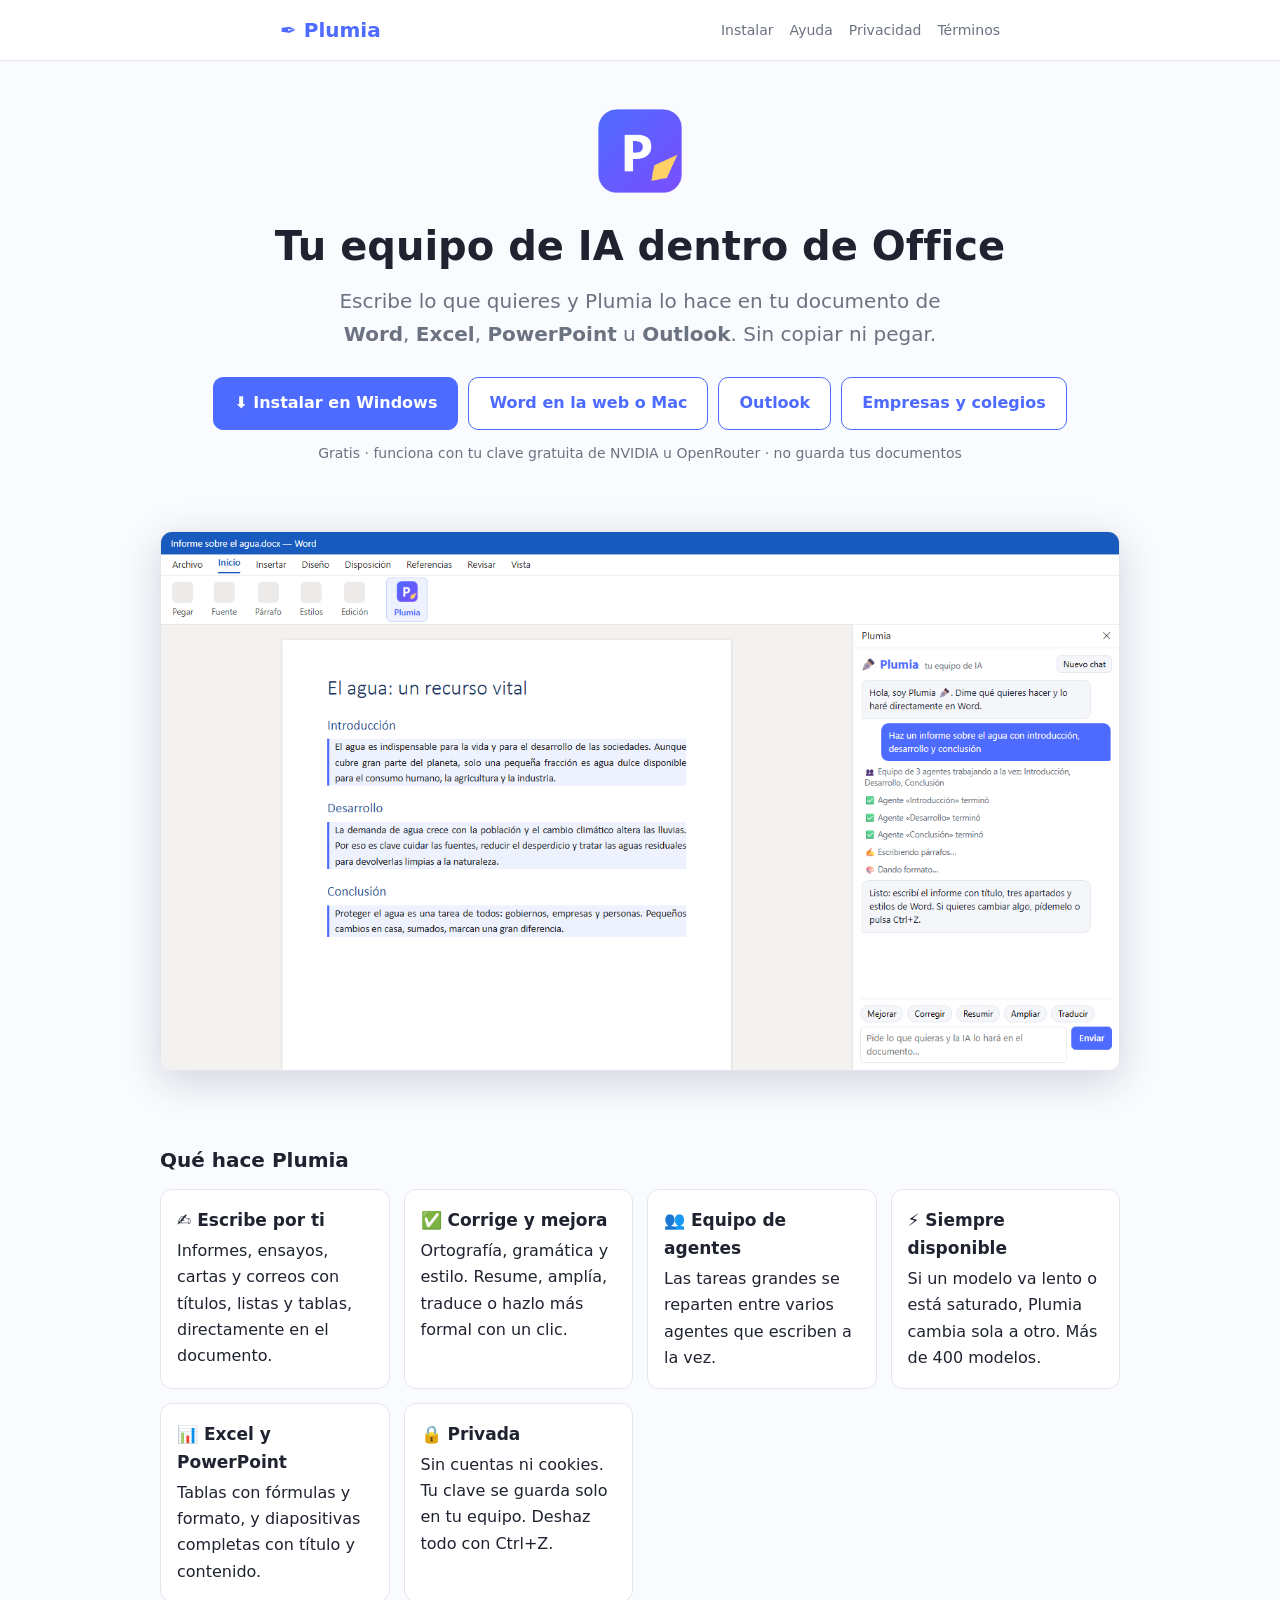
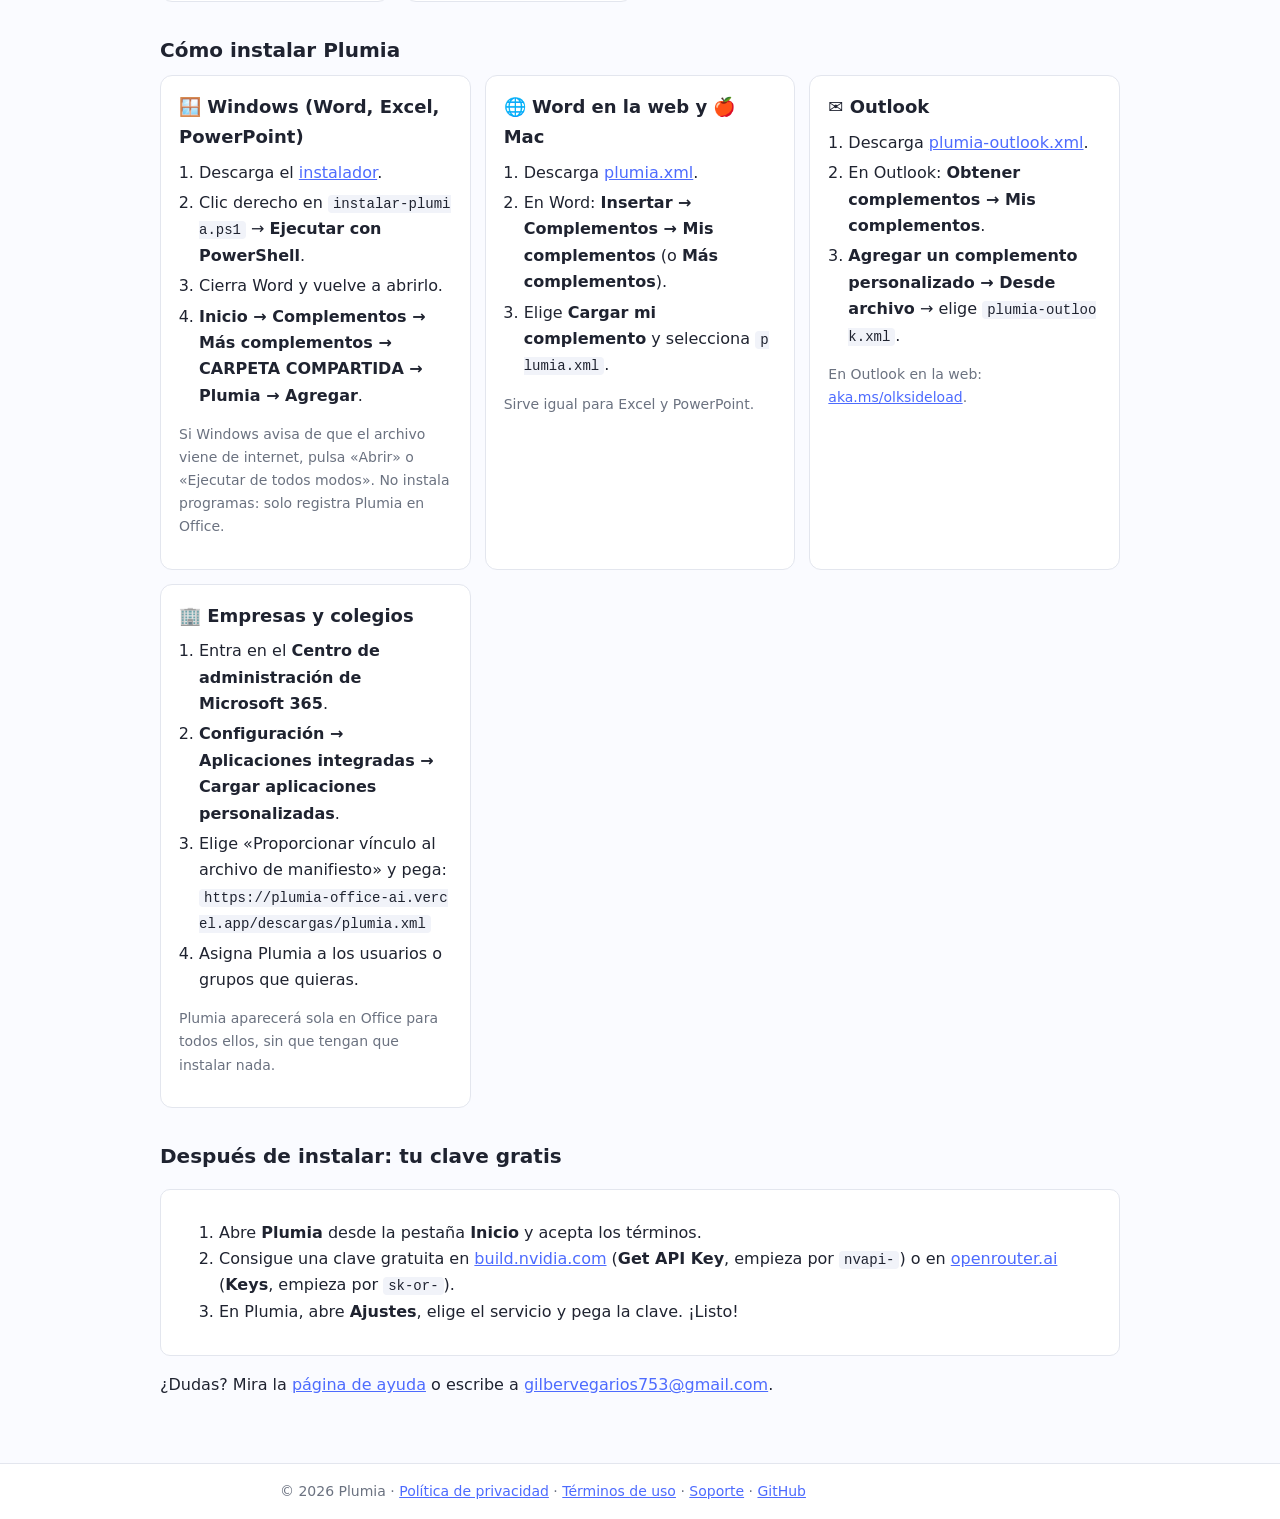
<file: public/index.html>
<!DOCTYPE html>
<html lang="es">
<head>
  <meta charset="UTF-8" />
  <meta name="viewport" content="width=device-width, initial-scale=1" />
  <title>Plumia — tu equipo de IA en Word, Excel, PowerPoint y Outlook</title>
  <meta name="description" content="Plumia es un asistente de IA gratuito que trabaja directamente en tus documentos de Word, Excel, PowerPoint y Outlook: escribe, corrige, resume, traduce y da formato por ti." />
  <link rel="icon" href="assets/icon-64.png" />
  <link rel="stylesheet" href="legal.css" />
  <style>
    .hero { text-align: center; padding: 48px 20px 24px; }
    .hero img.logo { width: 84px; height: 84px; }
    .hero h1 { font-size: 40px; margin: 12px 0 6px; }
    .hero p.lead { font-size: 20px; color: var(--muted); max-width: 640px; margin: 0 auto 26px; }
    .cta { display: flex; flex-wrap: wrap; gap: 10px; justify-content: center; }
    .btn { display: inline-block; padding: 12px 20px; border-radius: 10px; font-weight: 600; text-decoration: none; border: 1px solid var(--blue); }
    .btn.primary { background: var(--blue); color: #fff; }
    .btn.ghost { background: #fff; color: var(--blue); }
    .free { margin-top: 12px; font-size: 14px; color: var(--muted); }
    .shot { max-width: 1000px; margin: 28px auto 0; padding: 0 20px; }
    .shot img { width: 100%; height: auto; border-radius: 12px; box-shadow: 0 10px 40px rgba(31, 35, 48, .18); border: 1px solid var(--line); }
    main.wide { max-width: 1000px; }
    .features { display: grid; grid-template-columns: repeat(auto-fit, minmax(220px, 1fr)); gap: 14px; margin: 12px 0; }
    .feature { background: #fff; border: 1px solid var(--line); border-radius: 12px; padding: 16px; }
    .feature b { display: block; margin-bottom: 4px; font-size: 17px; }
    .steps { display: grid; grid-template-columns: repeat(auto-fit, minmax(280px, 1fr)); gap: 14px; }
    .step { background: #fff; border: 1px solid var(--line); border-radius: 12px; padding: 16px 18px; }
    .step h3 { margin: 0 0 8px; font-size: 18px; }
    .step ol { margin: 0; padding-left: 20px; }
    .step li { margin: 4px 0; }
    code { background: #f1f3f9; padding: 1px 5px; border-radius: 4px; font-size: 14px; word-break: break-all; }
    .note { font-size: 14px; color: var(--muted); }
  </style>
</head>
<body>
  <header><div class="wrap">
    <a class="brand" href="./">✒️ Plumia</a>
    <nav><a href="#instalar">Instalar</a><a href="soporte.html">Ayuda</a><a href="privacidad.html">Privacidad</a><a href="terminos.html">Términos</a></nav>
  </div></header>

  <section class="hero">
    <img class="logo" src="assets/icon-128.png" alt="Logo de Plumia" />
    <h1>Tu equipo de IA dentro de Office</h1>
    <p class="lead">Escribe lo que quieres y Plumia lo hace en tu documento de <b>Word</b>, <b>Excel</b>, <b>PowerPoint</b> u <b>Outlook</b>. Sin copiar ni pegar.</p>
    <div class="cta">
      <a class="btn primary" href="descargas/instalar-plumia.ps1" download>⬇️ Instalar en Windows</a>
      <a class="btn ghost" href="#web-mac">Word en la web o Mac</a>
      <a class="btn ghost" href="#outlook">Outlook</a>
      <a class="btn ghost" href="#empresas">Empresas y colegios</a>
    </div>
    <p class="free">Gratis · funciona con tu clave gratuita de NVIDIA u OpenRouter · no guarda tus documentos</p>
  </section>

  <div class="shot"><img src="assets/captura-1.png" alt="Plumia escribiendo un informe en Word con un equipo de agentes" width="1366" height="768" /></div>

  <main class="wide">
    <h2>Qué hace Plumia</h2>
    <div class="features">
      <div class="feature"><b>✍️ Escribe por ti</b>Informes, ensayos, cartas y correos con títulos, listas y tablas, directamente en el documento.</div>
      <div class="feature"><b>✅ Corrige y mejora</b>Ortografía, gramática y estilo. Resume, amplía, traduce o hazlo más formal con un clic.</div>
      <div class="feature"><b>👥 Equipo de agentes</b>Las tareas grandes se reparten entre varios agentes que escriben a la vez.</div>
      <div class="feature"><b>⚡ Siempre disponible</b>Si un modelo va lento o está saturado, Plumia cambia sola a otro. Más de 400 modelos.</div>
      <div class="feature"><b>📊 Excel y PowerPoint</b>Tablas con fórmulas y formato, y diapositivas completas con título y contenido.</div>
      <div class="feature"><b>🔒 Privada</b>Sin cuentas ni cookies. Tu clave se guarda solo en tu equipo. Deshaz todo con Ctrl+Z.</div>
    </div>

    <h2 id="instalar">Cómo instalar Plumia</h2>
    <div class="steps">
      <div class="step" id="windows">
        <h3>🪟 Windows (Word, Excel, PowerPoint)</h3>
        <ol>
          <li>Descarga el <a href="descargas/instalar-plumia.ps1" download>instalador</a>.</li>
          <li>Clic derecho en <code>instalar-plumia.ps1</code> → <b>Ejecutar con PowerShell</b>.</li>
          <li>Cierra Word y vuelve a abrirlo.</li>
          <li><b>Inicio → Complementos → Más complementos → CARPETA COMPARTIDA → Plumia → Agregar</b>.</li>
        </ol>
        <p class="note">Si Windows avisa de que el archivo viene de internet, pulsa «Abrir» o «Ejecutar de todos modos». No instala programas: solo registra Plumia en Office.</p>
      </div>
      <div class="step" id="web-mac">
        <h3>🌐 Word en la web y 🍎 Mac</h3>
        <ol>
          <li>Descarga <a href="descargas/plumia.xml" download>plumia.xml</a>.</li>
          <li>En Word: <b>Insertar → Complementos → Mis complementos</b> (o <b>Más complementos</b>).</li>
          <li>Elige <b>Cargar mi complemento</b> y selecciona <code>plumia.xml</code>.</li>
        </ol>
        <p class="note">Sirve igual para Excel y PowerPoint.</p>
      </div>
      <div class="step" id="outlook">
        <h3>✉️ Outlook</h3>
        <ol>
          <li>Descarga <a href="descargas/plumia-outlook.xml" download>plumia-outlook.xml</a>.</li>
          <li>En Outlook: <b>Obtener complementos → Mis complementos</b>.</li>
          <li><b>Agregar un complemento personalizado → Desde archivo</b> → elige <code>plumia-outlook.xml</code>.</li>
        </ol>
        <p class="note">En Outlook en la web: <a href="https://aka.ms/olksideload" rel="noopener">aka.ms/olksideload</a>.</p>
      </div>
      <div class="step" id="empresas">
        <h3>🏢 Empresas y colegios</h3>
        <ol>
          <li>Entra en el <b>Centro de administración de Microsoft 365</b>.</li>
          <li><b>Configuración → Aplicaciones integradas → Cargar aplicaciones personalizadas</b>.</li>
          <li>Elige «Proporcionar vínculo al archivo de manifiesto» y pega:<br /><code>https://plumia-office-ai.vercel.app/descargas/plumia.xml</code></li>
          <li>Asigna Plumia a los usuarios o grupos que quieras.</li>
        </ol>
        <p class="note">Plumia aparecerá sola en Office para todos ellos, sin que tengan que instalar nada.</p>
      </div>
    </div>

    <h2>Después de instalar: tu clave gratis</h2>
    <div class="box">
      <ol>
        <li>Abre <b>Plumia</b> desde la pestaña <b>Inicio</b> y acepta los términos.</li>
        <li>Consigue una clave gratuita en <a href="https://build.nvidia.com" rel="noopener">build.nvidia.com</a> (<b>Get API Key</b>, empieza por <code>nvapi-</code>) o en <a href="https://openrouter.ai" rel="noopener">openrouter.ai</a> (<b>Keys</b>, empieza por <code>sk-or-</code>).</li>
        <li>En Plumia, abre <b>Ajustes</b>, elige el servicio y pega la clave. ¡Listo!</li>
      </ol>
    </div>
    <p>¿Dudas? Mira la <a href="soporte.html">página de ayuda</a> o escribe a <a href="mailto:gilbervegarios753@gmail.com">gilbervegarios753@gmail.com</a>.</p>
  </main>

  <footer><div class="wrap">© 2026 Plumia · <a href="privacidad.html">Política de privacidad</a> · <a href="terminos.html">Términos de uso</a> · <a href="soporte.html">Soporte</a> · <a href="https://github.com/gilbervegarios753-create/plumia-office-ai" rel="noopener">GitHub</a></div></footer>
</body>
</html>
</file>
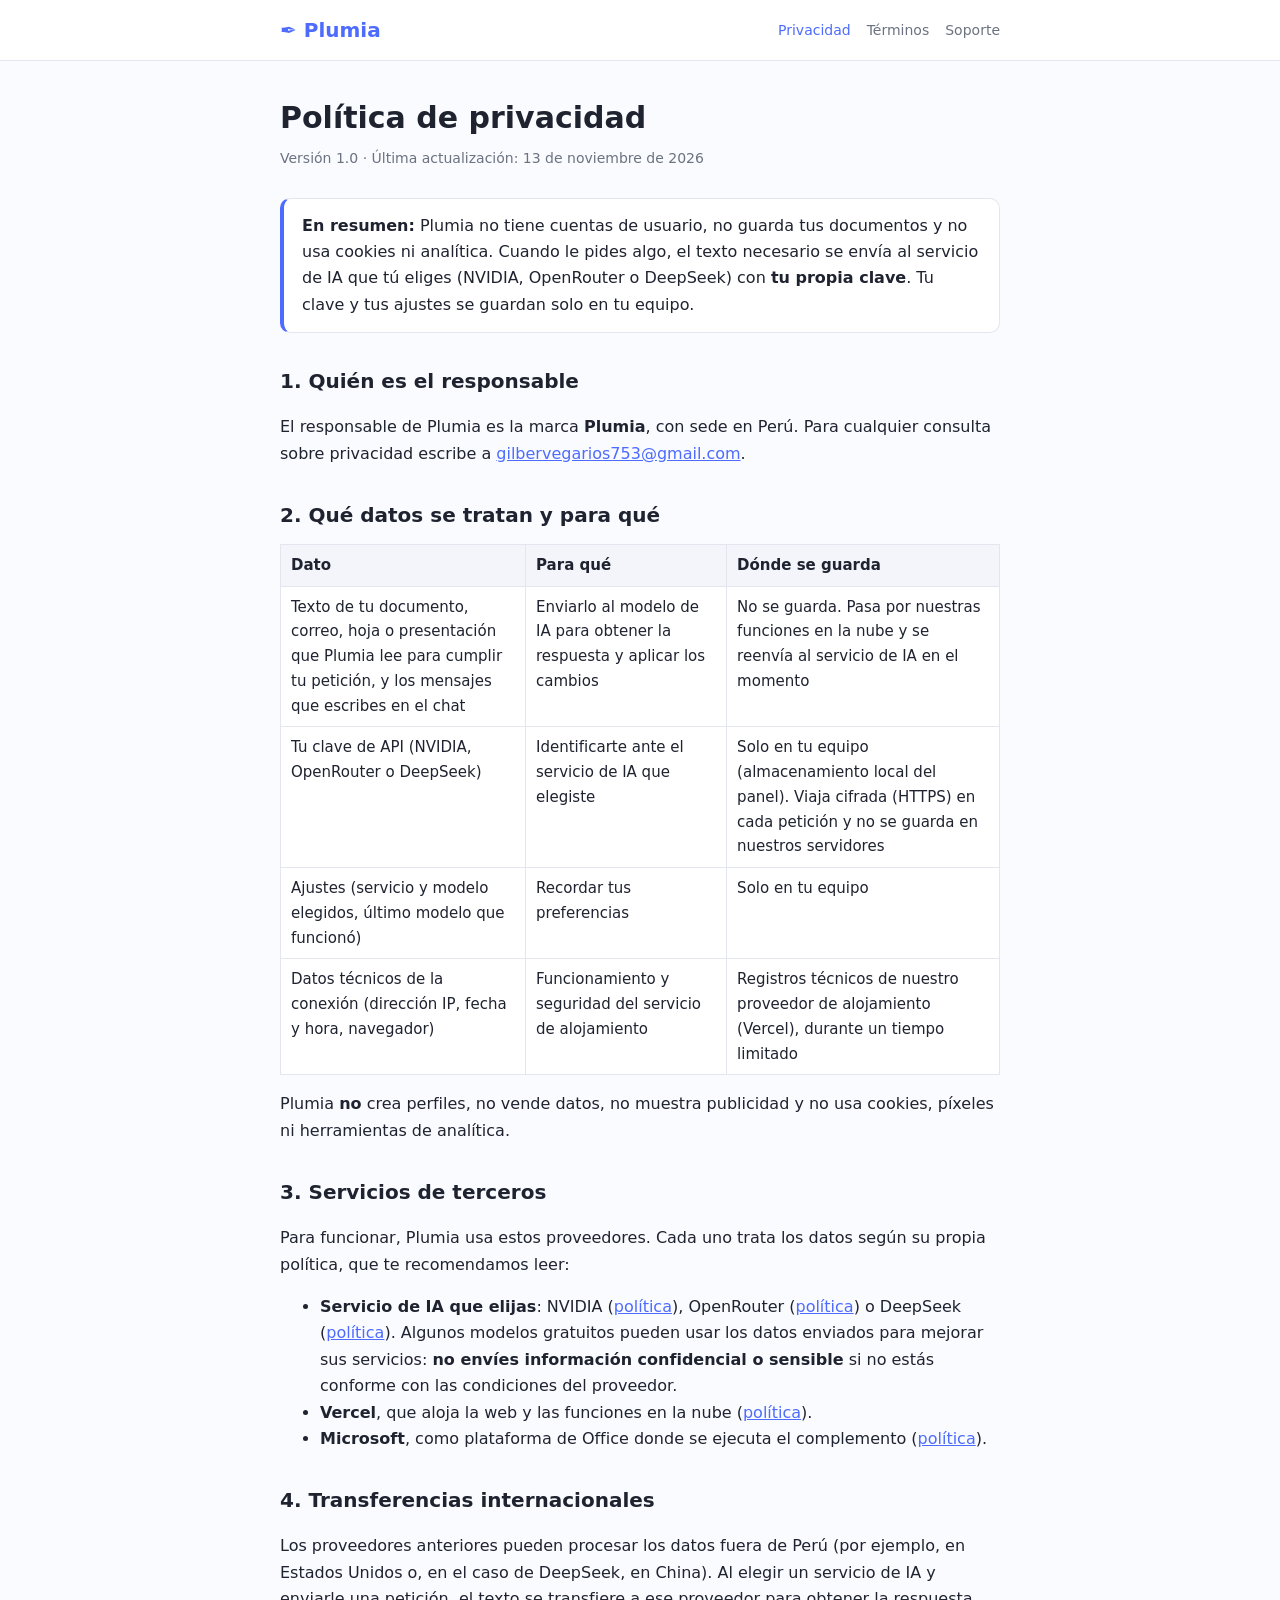
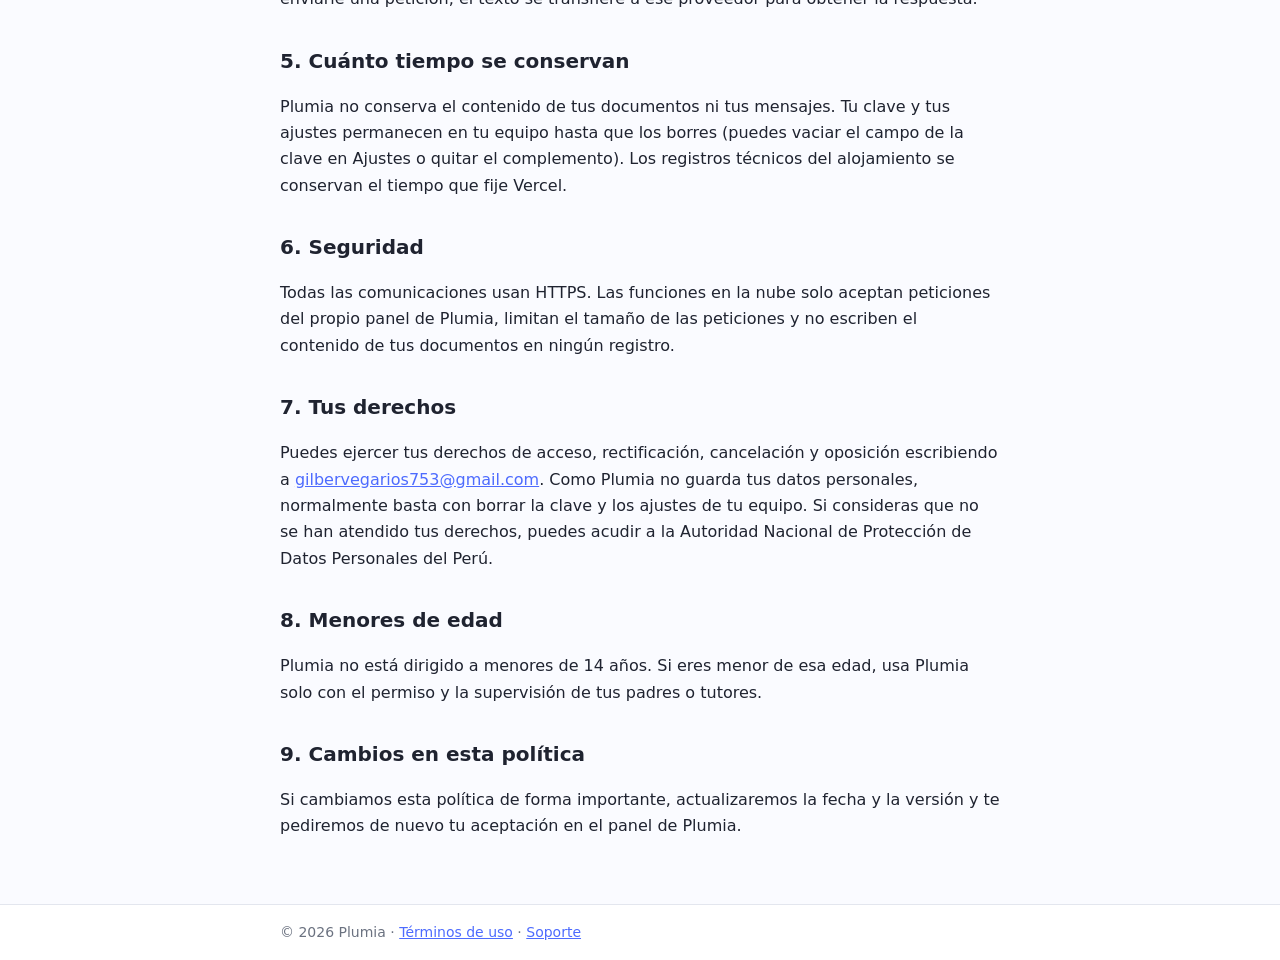
<file: public/privacidad.html>
<!DOCTYPE html>
<html lang="es">
<head>
  <meta charset="UTF-8" />
  <meta name="viewport" content="width=device-width, initial-scale=1" />
  <title>Política de privacidad · Plumia</title>
  <link rel="stylesheet" href="legal.css" />
</head>
<body>
  <header><div class="wrap">
    <a class="brand" href="./">✒️ Plumia</a>
    <nav><a href="privacidad.html" aria-current="page">Privacidad</a><a href="terminos.html">Términos</a><a href="soporte.html">Soporte</a></nav>
  </div></header>

  <main>
    <h1>Política de privacidad</h1>
    <p class="updated">Versión 1.0 · Última actualización: 13 de noviembre de 2026</p>

    <div class="box summary">
      <strong>En resumen:</strong> Plumia no tiene cuentas de usuario, no guarda tus documentos y no usa cookies ni analítica.
      Cuando le pides algo, el texto necesario se envía al servicio de IA que tú eliges (NVIDIA, OpenRouter o DeepSeek)
      con <strong>tu propia clave</strong>. Tu clave y tus ajustes se guardan solo en tu equipo.
    </div>

    <h2>1. Quién es el responsable</h2>
    <p>El responsable de Plumia es la marca <strong>Plumia</strong>, con sede en Perú.
    Para cualquier consulta sobre privacidad escribe a <a href="mailto:gilbervegarios753@gmail.com">gilbervegarios753@gmail.com</a>.</p>

    <h2>2. Qué datos se tratan y para qué</h2>
    <table>
      <tr><th>Dato</th><th>Para qué</th><th>Dónde se guarda</th></tr>
      <tr><td>Texto de tu documento, correo, hoja o presentación que Plumia lee para cumplir tu petición, y los mensajes que escribes en el chat</td><td>Enviarlo al modelo de IA para obtener la respuesta y aplicar los cambios</td><td>No se guarda. Pasa por nuestras funciones en la nube y se reenvía al servicio de IA en el momento</td></tr>
      <tr><td>Tu clave de API (NVIDIA, OpenRouter o DeepSeek)</td><td>Identificarte ante el servicio de IA que elegiste</td><td>Solo en tu equipo (almacenamiento local del panel). Viaja cifrada (HTTPS) en cada petición y no se guarda en nuestros servidores</td></tr>
      <tr><td>Ajustes (servicio y modelo elegidos, último modelo que funcionó)</td><td>Recordar tus preferencias</td><td>Solo en tu equipo</td></tr>
      <tr><td>Datos técnicos de la conexión (dirección IP, fecha y hora, navegador)</td><td>Funcionamiento y seguridad del servicio de alojamiento</td><td>Registros técnicos de nuestro proveedor de alojamiento (Vercel), durante un tiempo limitado</td></tr>
    </table>
    <p>Plumia <strong>no</strong> crea perfiles, no vende datos, no muestra publicidad y no usa cookies, píxeles ni herramientas de analítica.</p>

    <h2>3. Servicios de terceros</h2>
    <p>Para funcionar, Plumia usa estos proveedores. Cada uno trata los datos según su propia política, que te recomendamos leer:</p>
    <ul>
      <li><strong>Servicio de IA que elijas</strong>: NVIDIA (<a href="https://www.nvidia.com/en-us/about-nvidia/privacy-policy/" rel="noopener">política</a>),
        OpenRouter (<a href="https://openrouter.ai/privacy" rel="noopener">política</a>) o DeepSeek (<a href="https://platform.deepseek.com/downloads/DeepSeek%20Privacy%20Policy.html" rel="noopener">política</a>).
        Algunos modelos gratuitos pueden usar los datos enviados para mejorar sus servicios: <strong>no envíes información confidencial o sensible</strong> si no estás conforme con las condiciones del proveedor.</li>
      <li><strong>Vercel</strong>, que aloja la web y las funciones en la nube (<a href="https://vercel.com/legal/privacy-policy" rel="noopener">política</a>).</li>
      <li><strong>Microsoft</strong>, como plataforma de Office donde se ejecuta el complemento (<a href="https://privacy.microsoft.com" rel="noopener">política</a>).</li>
    </ul>

    <h2>4. Transferencias internacionales</h2>
    <p>Los proveedores anteriores pueden procesar los datos fuera de Perú (por ejemplo, en Estados Unidos o, en el caso de DeepSeek, en China).
    Al elegir un servicio de IA y enviarle una petición, el texto se transfiere a ese proveedor para obtener la respuesta.</p>

    <h2>5. Cuánto tiempo se conservan</h2>
    <p>Plumia no conserva el contenido de tus documentos ni tus mensajes. Tu clave y tus ajustes permanecen en tu equipo hasta que los borres
    (puedes vaciar el campo de la clave en Ajustes o quitar el complemento). Los registros técnicos del alojamiento se conservan el tiempo que fije Vercel.</p>

    <h2>6. Seguridad</h2>
    <p>Todas las comunicaciones usan HTTPS. Las funciones en la nube solo aceptan peticiones del propio panel de Plumia, limitan el tamaño de las peticiones
    y no escriben el contenido de tus documentos en ningún registro.</p>

    <h2>7. Tus derechos</h2>
    <p>Puedes ejercer tus derechos de acceso, rectificación, cancelación y oposición escribiendo a
    <a href="mailto:gilbervegarios753@gmail.com">gilbervegarios753@gmail.com</a>. Como Plumia no guarda tus datos personales, normalmente basta con borrar
    la clave y los ajustes de tu equipo. Si consideras que no se han atendido tus derechos, puedes acudir a la Autoridad Nacional de Protección de Datos Personales del Perú.</p>

    <h2>8. Menores de edad</h2>
    <p>Plumia no está dirigido a menores de 14 años. Si eres menor de esa edad, usa Plumia solo con el permiso y la supervisión de tus padres o tutores.</p>

    <h2>9. Cambios en esta política</h2>
    <p>Si cambiamos esta política de forma importante, actualizaremos la fecha y la versión y te pediremos de nuevo tu aceptación en el panel de Plumia.</p>
  </main>

  <footer><div class="wrap">© 2026 Plumia · <a href="terminos.html">Términos de uso</a> · <a href="soporte.html">Soporte</a></div></footer>
</body>
</html>
</file>
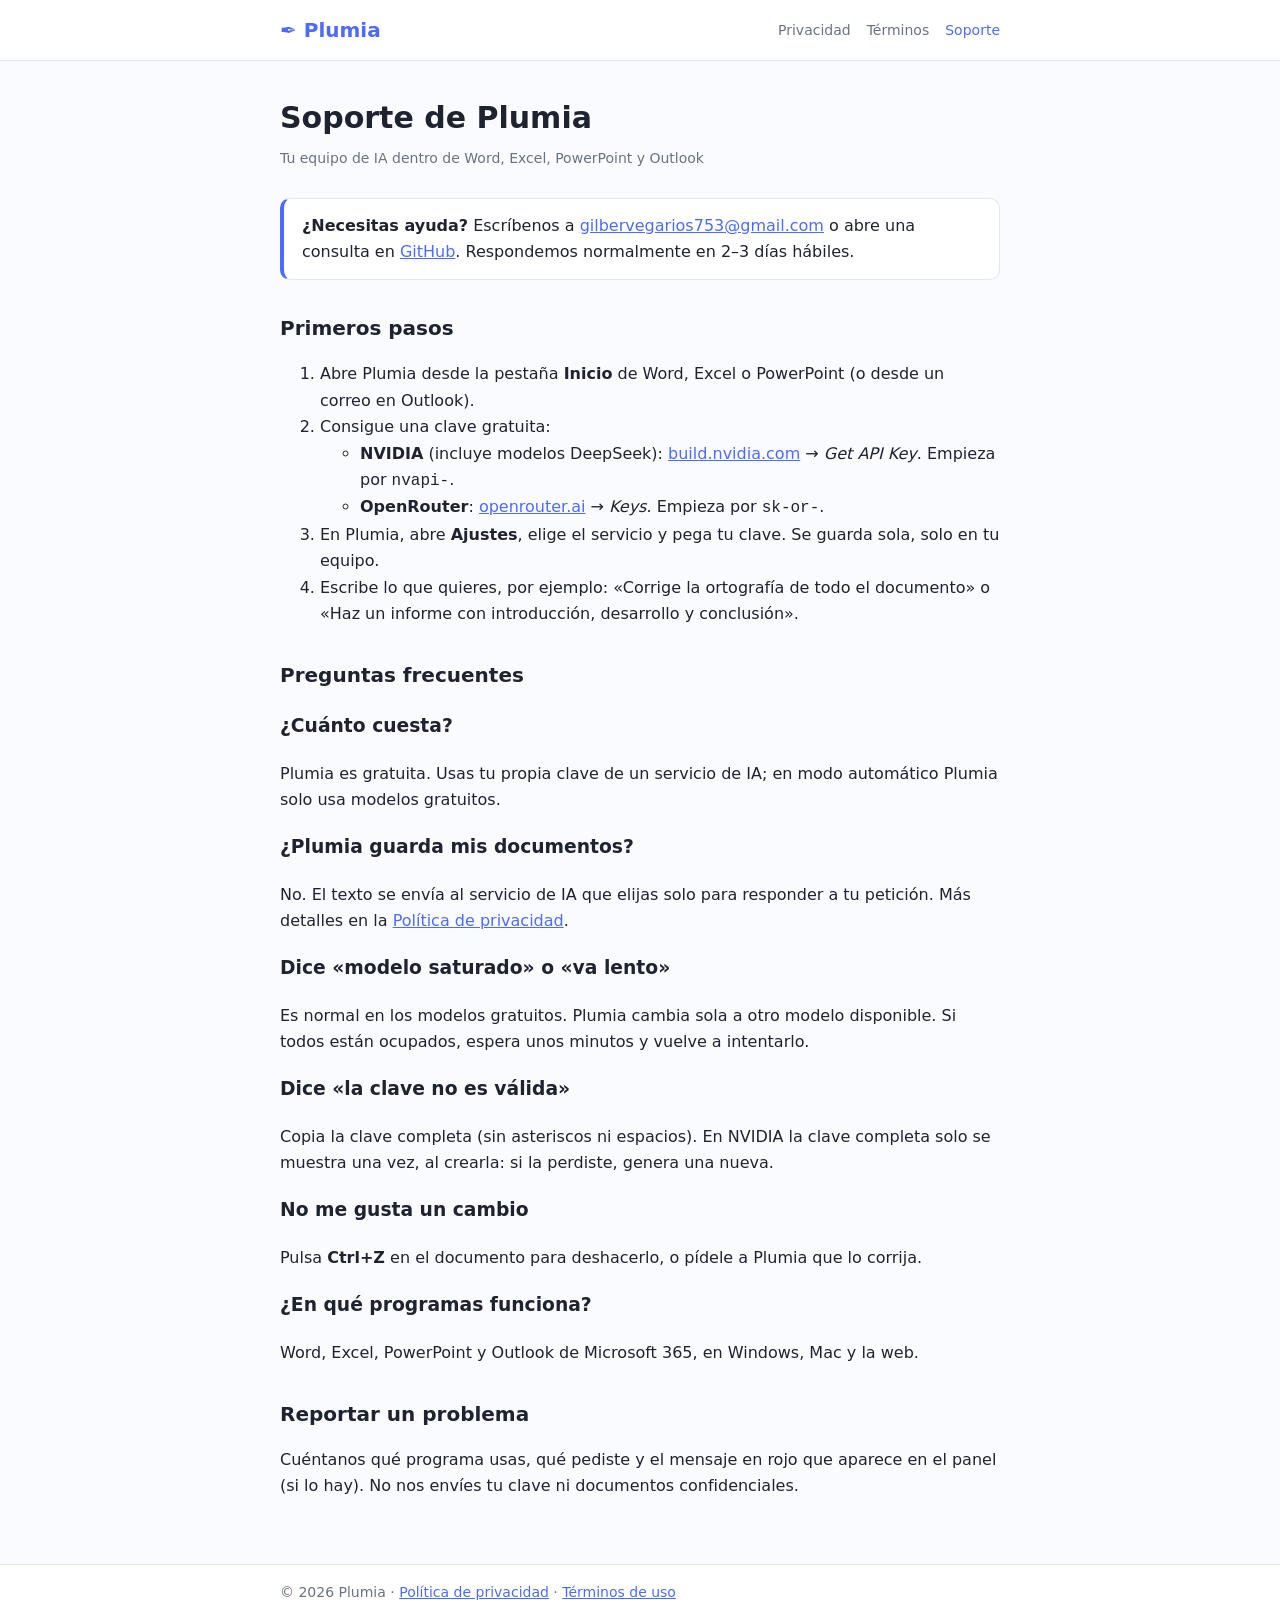
<file: public/soporte.html>
<!DOCTYPE html>
<html lang="es">
<head>
  <meta charset="UTF-8" />
  <meta name="viewport" content="width=device-width, initial-scale=1" />
  <title>Soporte · Plumia</title>
  <meta name="description" content="Plumia: tu equipo de IA dentro de Word, Excel, PowerPoint y Outlook. Ayuda, preguntas frecuentes y contacto." />
  <link rel="stylesheet" href="legal.css" />
</head>
<body>
  <header><div class="wrap">
    <a class="brand" href="./">✒️ Plumia</a>
    <nav><a href="privacidad.html">Privacidad</a><a href="terminos.html">Términos</a><a href="soporte.html" aria-current="page">Soporte</a></nav>
  </div></header>

  <main>
    <h1>Soporte de Plumia</h1>
    <p class="updated">Tu equipo de IA dentro de Word, Excel, PowerPoint y Outlook</p>

    <div class="box summary">
      <strong>¿Necesitas ayuda?</strong> Escríbenos a <a href="mailto:gilbervegarios753@gmail.com">gilbervegarios753@gmail.com</a>
      o abre una consulta en <a href="https://github.com/gilbervegarios753-create/plumia-office-ai/issues" rel="noopener">GitHub</a>.
      Respondemos normalmente en 2–3 días hábiles.
    </div>

    <h2>Primeros pasos</h2>
    <ol>
      <li>Abre Plumia desde la pestaña <strong>Inicio</strong> de Word, Excel o PowerPoint (o desde un correo en Outlook).</li>
      <li>Consigue una clave gratuita:
        <ul>
          <li><strong>NVIDIA</strong> (incluye modelos DeepSeek): <a href="https://build.nvidia.com" rel="noopener">build.nvidia.com</a> → <em>Get API Key</em>. Empieza por <code>nvapi-</code>.</li>
          <li><strong>OpenRouter</strong>: <a href="https://openrouter.ai" rel="noopener">openrouter.ai</a> → <em>Keys</em>. Empieza por <code>sk-or-</code>.</li>
        </ul>
      </li>
      <li>En Plumia, abre <strong>Ajustes</strong>, elige el servicio y pega tu clave. Se guarda sola, solo en tu equipo.</li>
      <li>Escribe lo que quieres, por ejemplo: «Corrige la ortografía de todo el documento» o «Haz un informe con introducción, desarrollo y conclusión».</li>
    </ol>

    <h2>Preguntas frecuentes</h2>
    <h3>¿Cuánto cuesta?</h3>
    <p>Plumia es gratuita. Usas tu propia clave de un servicio de IA; en modo automático Plumia solo usa modelos gratuitos.</p>
    <h3>¿Plumia guarda mis documentos?</h3>
    <p>No. El texto se envía al servicio de IA que elijas solo para responder a tu petición. Más detalles en la <a href="privacidad.html">Política de privacidad</a>.</p>
    <h3>Dice «modelo saturado» o «va lento»</h3>
    <p>Es normal en los modelos gratuitos. Plumia cambia sola a otro modelo disponible. Si todos están ocupados, espera unos minutos y vuelve a intentarlo.</p>
    <h3>Dice «la clave no es válida»</h3>
    <p>Copia la clave completa (sin asteriscos ni espacios). En NVIDIA la clave completa solo se muestra una vez, al crearla: si la perdiste, genera una nueva.</p>
    <h3>No me gusta un cambio</h3>
    <p>Pulsa <strong>Ctrl+Z</strong> en el documento para deshacerlo, o pídele a Plumia que lo corrija.</p>
    <h3>¿En qué programas funciona?</h3>
    <p>Word, Excel, PowerPoint y Outlook de Microsoft 365, en Windows, Mac y la web.</p>

    <h2>Reportar un problema</h2>
    <p>Cuéntanos qué programa usas, qué pediste y el mensaje en rojo que aparece en el panel (si lo hay). No nos envíes tu clave ni documentos confidenciales.</p>
  </main>

  <footer><div class="wrap">© 2026 Plumia · <a href="privacidad.html">Política de privacidad</a> · <a href="terminos.html">Términos de uso</a></div></footer>
</body>
</html>
</file>
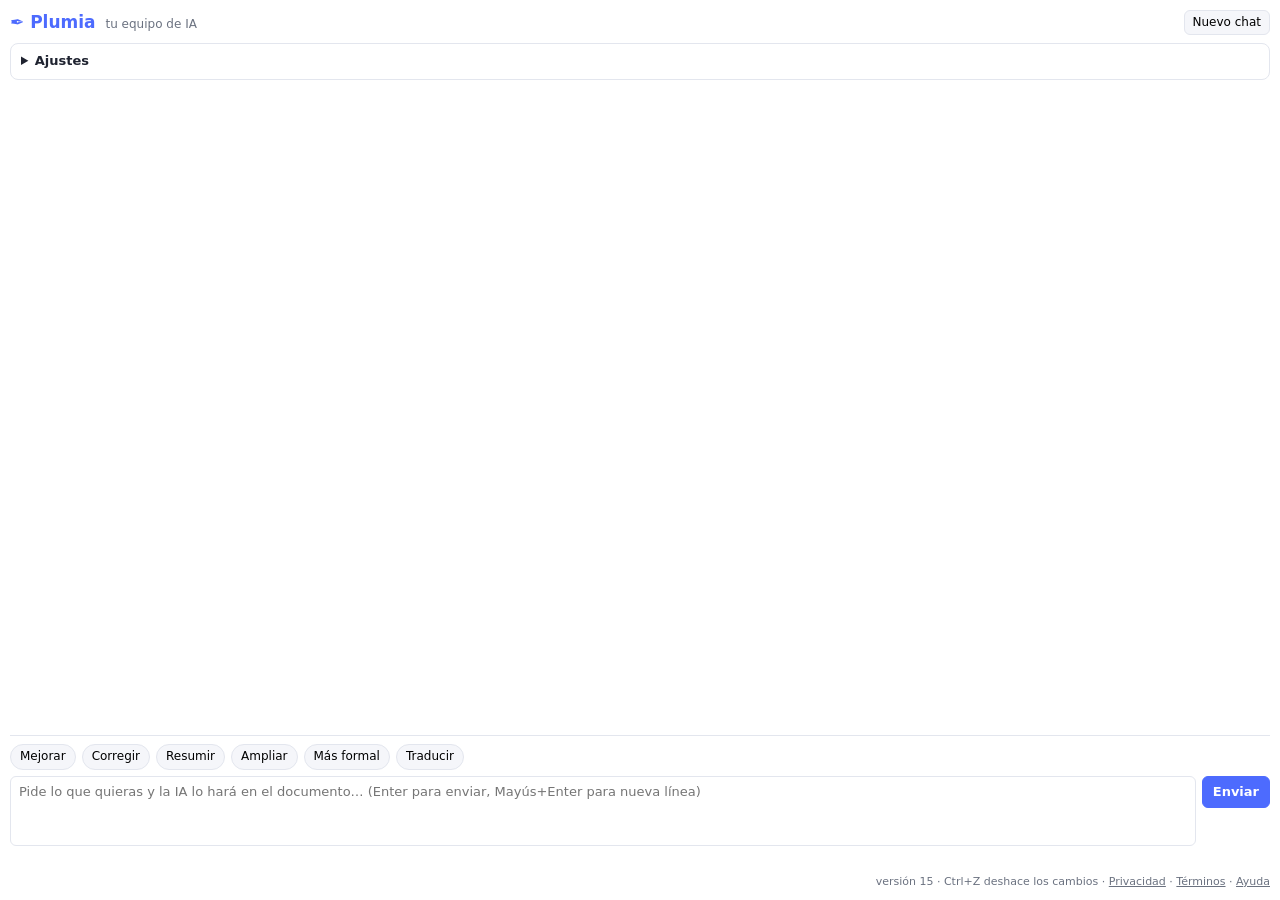
<file: public/taskpane.html>
<!DOCTYPE html>
<html lang="es">
<head>
  <meta charset="UTF-8" />
  <meta name="viewport" content="width=device-width, initial-scale=1" />
  <title>Plumia</title>
  <script src="https://appsforoffice.microsoft.com/lib/1/hosted/office.js"></script>
  <link rel="stylesheet" href="taskpane.css?v=15" />
</head>
<body>
  <header>
    <h1>✒️ Plumia <span class="tagline">tu equipo de IA</span></h1>
    <button id="newChat" class="secondary small" title="Empezar una conversación nueva">Nuevo chat</button>
  </header>

  <details id="settings">
    <summary>Ajustes</summary>
    <label>Servicio
      <select id="provider">
        <option value="nvidia">DeepSeek vía NVIDIA (GRATIS)</option>
        <option value="openrouter">OpenRouter (GRATIS, otros modelos)</option>
        <option value="deepseek">DeepSeek oficial (de pago)</option>
      </select>
    </label>
    <p class="hint" id="freeHint"></p>
    <label>API key</label>
    <div class="keyrow">
      <input id="apiKey" type="password" placeholder="nvapi-..." autocomplete="off" />
      <button id="pasteKey" class="secondary" title="Pegar desde el portapapeles">Pegar</button>
    </div>
    <p class="hint" id="fileKeyHint"></p>
    <label>Modelo</label>
    <input id="modelSearch" type="search" placeholder="Buscar modelo (deepseek, llama, qwen...)" autocomplete="off" />
    <select id="model" size="8"></select>
    <p class="hint" id="modelCount"></p>
    <button id="saveSettings" class="secondary">Listo</button>
    <p class="hint">Todo se guarda solo, y solo en este equipo. Con «Automático» el panel elige el modelo y cambia solo si uno va lento o falla.</p>
  </details>

  <main id="chat" aria-live="polite"></main>

  <footer>
    <div class="row chips">
      <button class="chip" data-action="improve">Mejorar</button>
      <button class="chip" data-action="fix">Corregir</button>
      <button class="chip" data-action="summarize">Resumir</button>
      <button class="chip" data-action="expand">Ampliar</button>
      <button class="chip" data-action="formal">Más formal</button>
      <button class="chip" data-action="translate">Traducir</button>
    </div>
    <div id="consent" class="consent" hidden>
      <label><input type="checkbox" id="consentCheck" /> Acepto los <a href="terminos.html" target="_blank" rel="noopener">Términos de uso</a> y la <a href="privacidad.html" target="_blank" rel="noopener">Política de privacidad</a> de Plumia.</label>
      <p class="hint">La IA puede equivocarse: revisa lo que escribe. No envíes información confidencial.</p>
    </div>
    <div class="composer">
      <textarea id="prompt" rows="3" placeholder="Pide lo que quieras y la IA lo hará en el documento… (Enter para enviar, Mayús+Enter para nueva línea)"></textarea>
      <div class="composer-buttons">
        <button id="send" class="primary">Enviar</button>
        <button id="stop" class="secondary" hidden>Detener</button>
      </div>
    </div>
    <p id="status" role="status"></p>
    <p class="hint version">versión 15 · Ctrl+Z deshace los cambios · <a href="privacidad.html" target="_blank" rel="noopener">Privacidad</a> · <a href="terminos.html" target="_blank" rel="noopener">Términos</a> · <a href="soporte.html" target="_blank" rel="noopener">Ayuda</a></p>
  </footer>

  <script src="tools.js?v=15"></script>
  <script src="taskpane.js?v=15"></script>
</body>
</html>
</file>
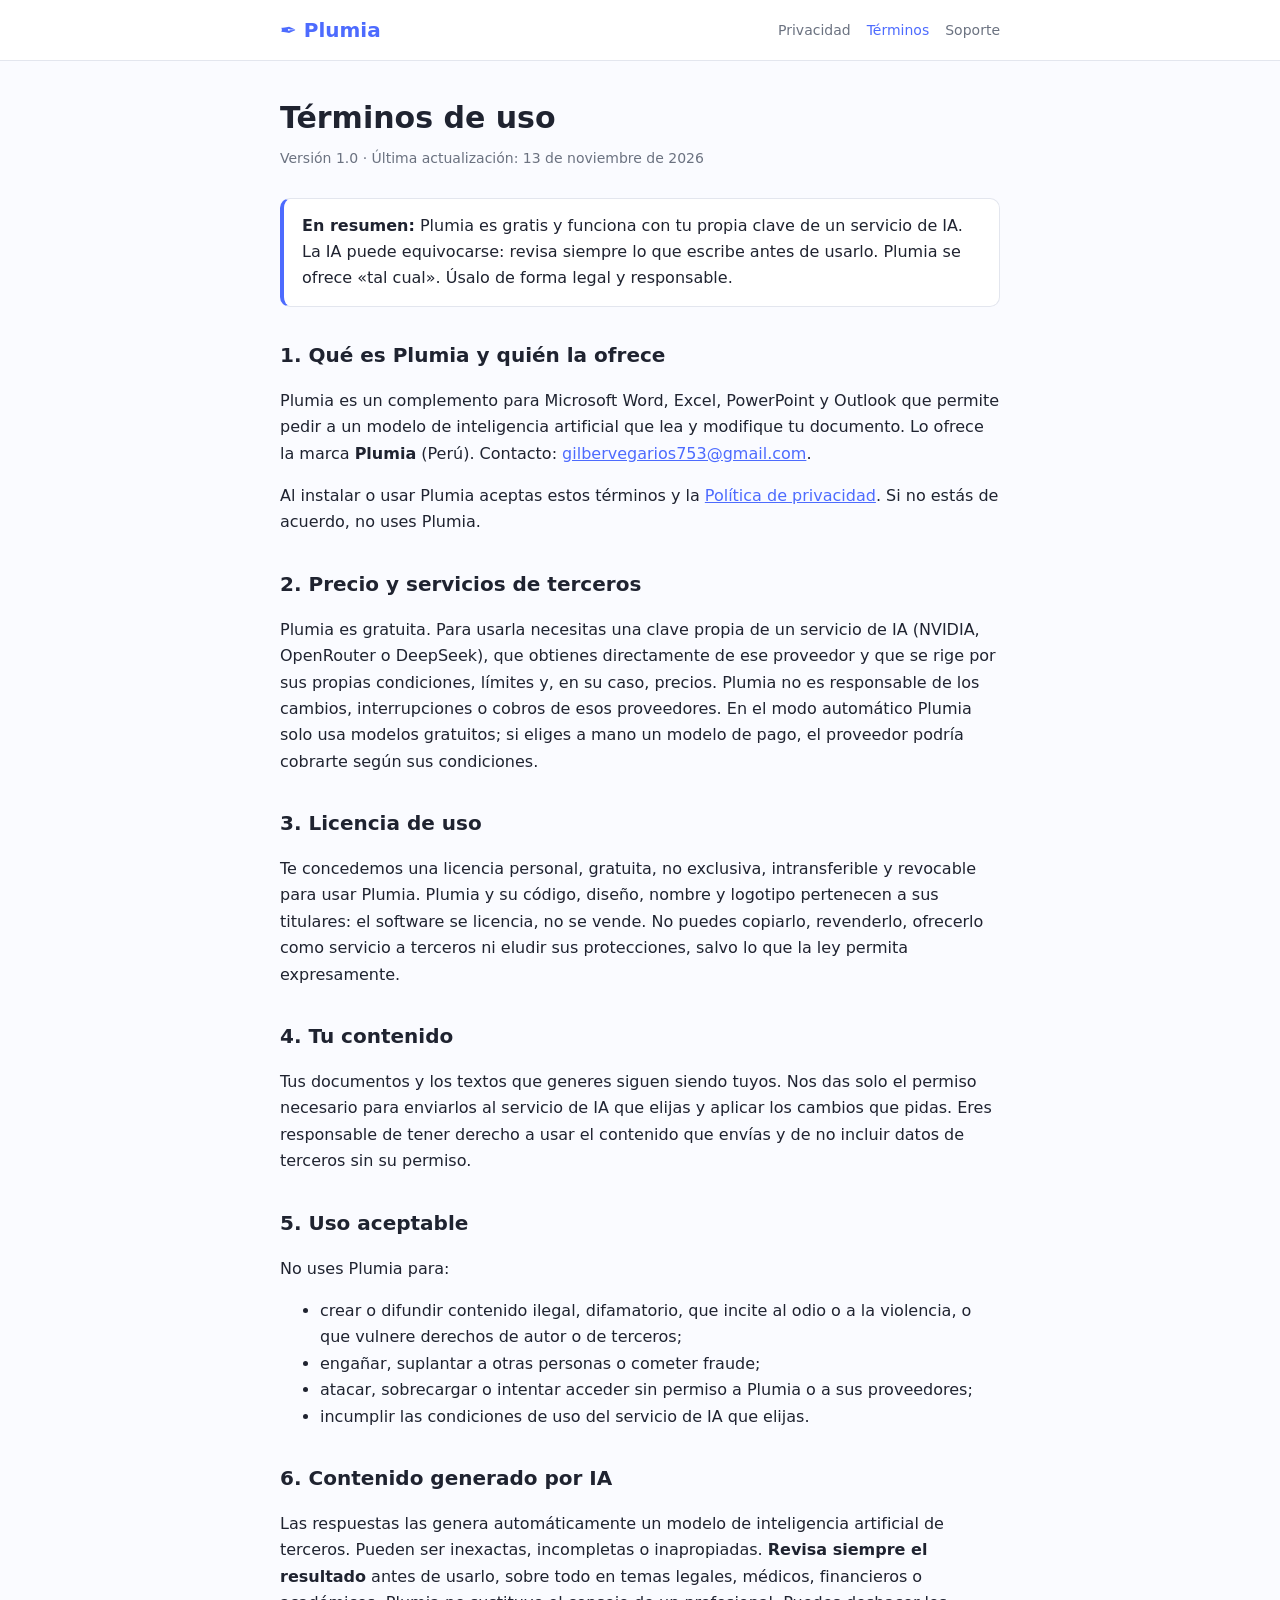
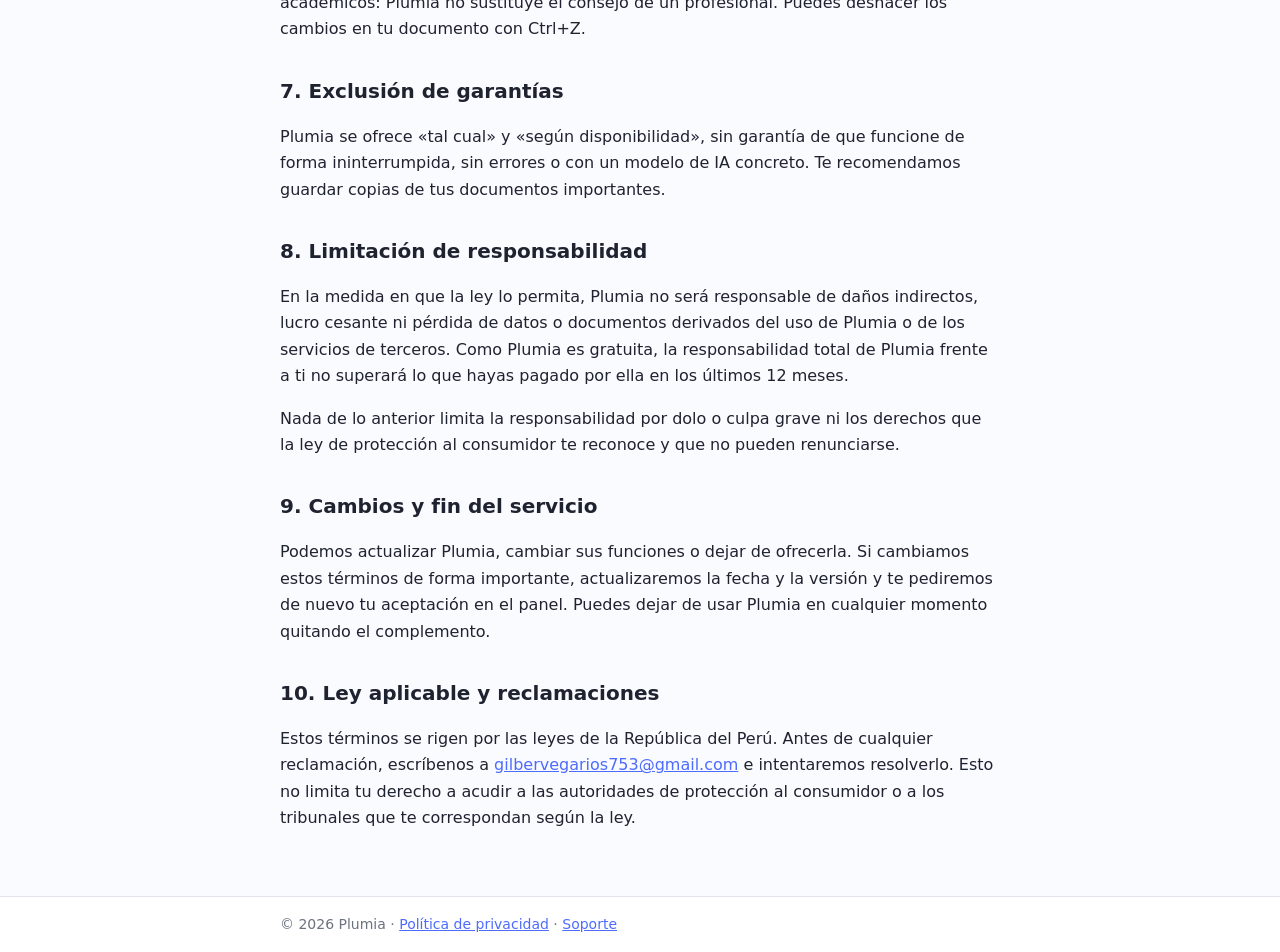
<file: public/terminos.html>
<!DOCTYPE html>
<html lang="es">
<head>
  <meta charset="UTF-8" />
  <meta name="viewport" content="width=device-width, initial-scale=1" />
  <title>Términos de uso · Plumia</title>
  <link rel="stylesheet" href="legal.css" />
</head>
<body>
  <header><div class="wrap">
    <a class="brand" href="./">✒️ Plumia</a>
    <nav><a href="privacidad.html">Privacidad</a><a href="terminos.html" aria-current="page">Términos</a><a href="soporte.html">Soporte</a></nav>
  </div></header>

  <main>
    <h1>Términos de uso</h1>
    <p class="updated">Versión 1.0 · Última actualización: 13 de noviembre de 2026</p>

    <div class="box summary">
      <strong>En resumen:</strong> Plumia es gratis y funciona con tu propia clave de un servicio de IA. La IA puede equivocarse:
      revisa siempre lo que escribe antes de usarlo. Plumia se ofrece «tal cual». Úsalo de forma legal y responsable.
    </div>

    <h2>1. Qué es Plumia y quién la ofrece</h2>
    <p>Plumia es un complemento para Microsoft Word, Excel, PowerPoint y Outlook que permite pedir a un modelo de inteligencia artificial
    que lea y modifique tu documento. Lo ofrece la marca <strong>Plumia</strong> (Perú). Contacto:
    <a href="mailto:gilbervegarios753@gmail.com">gilbervegarios753@gmail.com</a>.</p>
    <p>Al instalar o usar Plumia aceptas estos términos y la <a href="privacidad.html">Política de privacidad</a>. Si no estás de acuerdo, no uses Plumia.</p>

    <h2>2. Precio y servicios de terceros</h2>
    <p>Plumia es gratuita. Para usarla necesitas una clave propia de un servicio de IA (NVIDIA, OpenRouter o DeepSeek), que obtienes directamente de ese proveedor
    y que se rige por sus propias condiciones, límites y, en su caso, precios. Plumia no es responsable de los cambios, interrupciones o cobros de esos proveedores.
    En el modo automático Plumia solo usa modelos gratuitos; si eliges a mano un modelo de pago, el proveedor podría cobrarte según sus condiciones.</p>

    <h2>3. Licencia de uso</h2>
    <p>Te concedemos una licencia personal, gratuita, no exclusiva, intransferible y revocable para usar Plumia. Plumia y su código, diseño, nombre y logotipo
    pertenecen a sus titulares: el software se licencia, no se vende. No puedes copiarlo, revenderlo, ofrecerlo como servicio a terceros ni eludir sus protecciones,
    salvo lo que la ley permita expresamente.</p>

    <h2>4. Tu contenido</h2>
    <p>Tus documentos y los textos que generes siguen siendo tuyos. Nos das solo el permiso necesario para enviarlos al servicio de IA que elijas y aplicar los cambios
    que pidas. Eres responsable de tener derecho a usar el contenido que envías y de no incluir datos de terceros sin su permiso.</p>

    <h2>5. Uso aceptable</h2>
    <p>No uses Plumia para:</p>
    <ul>
      <li>crear o difundir contenido ilegal, difamatorio, que incite al odio o a la violencia, o que vulnere derechos de autor o de terceros;</li>
      <li>engañar, suplantar a otras personas o cometer fraude;</li>
      <li>atacar, sobrecargar o intentar acceder sin permiso a Plumia o a sus proveedores;</li>
      <li>incumplir las condiciones de uso del servicio de IA que elijas.</li>
    </ul>

    <h2>6. Contenido generado por IA</h2>
    <p>Las respuestas las genera automáticamente un modelo de inteligencia artificial de terceros. Pueden ser inexactas, incompletas o inapropiadas.
    <strong>Revisa siempre el resultado</strong> antes de usarlo, sobre todo en temas legales, médicos, financieros o académicos: Plumia no sustituye el consejo de un profesional.
    Puedes deshacer los cambios en tu documento con Ctrl+Z.</p>

    <h2>7. Exclusión de garantías</h2>
    <p>Plumia se ofrece «tal cual» y «según disponibilidad», sin garantía de que funcione de forma ininterrumpida, sin errores o con un modelo de IA concreto.
    Te recomendamos guardar copias de tus documentos importantes.</p>

    <h2>8. Limitación de responsabilidad</h2>
    <p>En la medida en que la ley lo permita, Plumia no será responsable de daños indirectos, lucro cesante ni pérdida de datos o documentos derivados del uso de Plumia
    o de los servicios de terceros. Como Plumia es gratuita, la responsabilidad total de Plumia frente a ti no superará lo que hayas pagado por ella en los últimos 12 meses.</p>
    <p>Nada de lo anterior limita la responsabilidad por dolo o culpa grave ni los derechos que la ley de protección al consumidor te reconoce y que no pueden renunciarse.</p>

    <h2>9. Cambios y fin del servicio</h2>
    <p>Podemos actualizar Plumia, cambiar sus funciones o dejar de ofrecerla. Si cambiamos estos términos de forma importante, actualizaremos la fecha y la versión
    y te pediremos de nuevo tu aceptación en el panel. Puedes dejar de usar Plumia en cualquier momento quitando el complemento.</p>

    <h2>10. Ley aplicable y reclamaciones</h2>
    <p>Estos términos se rigen por las leyes de la República del Perú. Antes de cualquier reclamación, escríbenos a
    <a href="mailto:gilbervegarios753@gmail.com">gilbervegarios753@gmail.com</a> e intentaremos resolverlo. Esto no limita tu derecho a acudir a las autoridades
    de protección al consumidor o a los tribunales que te correspondan según la ley.</p>
  </main>

  <footer><div class="wrap">© 2026 Plumia · <a href="privacidad.html">Política de privacidad</a> · <a href="soporte.html">Soporte</a></div></footer>
</body>
</html>
</file>
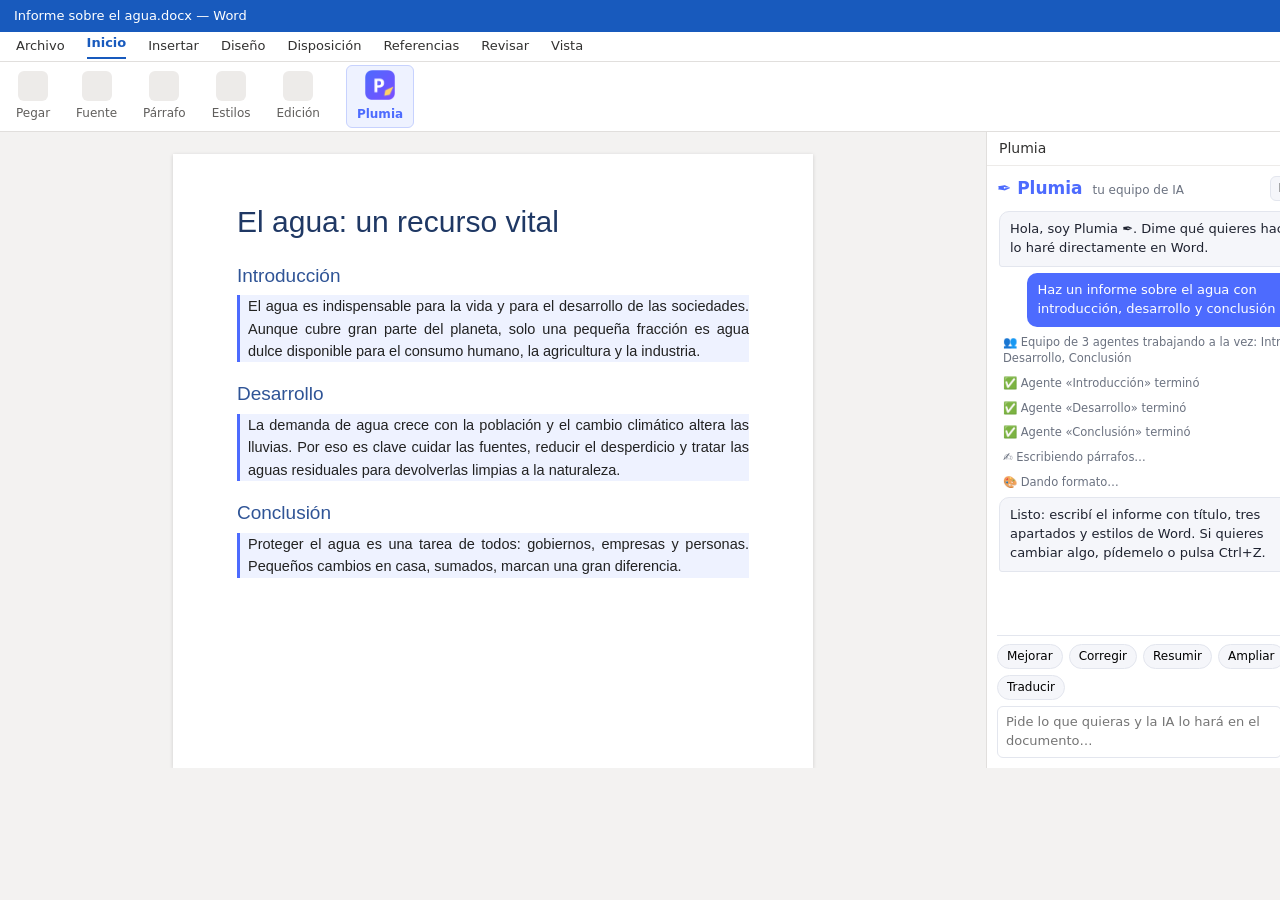
<file: docs/marketplace/captura-1.html>
<!DOCTYPE html>
<html lang="es">
<head>
<meta charset="UTF-8" />
<title>Plumia — captura para Microsoft Marketplace</title>
<!-- Escena de 1366x768 para la ficha de Microsoft Marketplace: Word con el panel de Plumia.
     El panel usa la hoja de estilos real (public/taskpane.css). -->
<link rel="stylesheet" href="../../public/taskpane.css" />
<style>
  html, body { width: 1366px; height: 768px; margin: 0; padding: 0; overflow: hidden; }
  body { display: block; font-family: "Segoe UI", system-ui, sans-serif; background: #f3f2f1; }
  .titlebar { height: 32px; background: #185abd; color: #fff; display: flex; align-items: center; padding: 0 14px; font-size: 13px; }
  .ribbon-tabs { height: 30px; background: #fff; border-bottom: 1px solid #e1dfdd; display: flex; align-items: center; gap: 22px; padding: 0 16px; font-size: 13px; color: #323130; }
  .ribbon-tabs .on { color: #185abd; border-bottom: 2px solid #185abd; padding-bottom: 4px; font-weight: 600; }
  .ribbon { height: 70px; background: #fff; border-bottom: 1px solid #e1dfdd; display: flex; align-items: center; padding: 0 16px; gap: 26px; font-size: 12px; color: #605e5c; }
  .ribbon .grp { display: flex; flex-direction: column; align-items: center; gap: 4px; }
  .ribbon .ico { width: 30px; height: 30px; border-radius: 6px; background: #edebe9; }
  .ribbon .plumia { border: 1px solid #c7d2fe; background: #eef2ff; border-radius: 6px; padding: 4px 10px; color: #4d6bfe; font-weight: 600; }
  .ribbon .plumia img { width: 30px; height: 30px; display: block; margin: 0 auto 2px; }
  .work { display: flex; height: calc(768px - 32px - 30px - 70px); }
  .canvas { flex: 1; overflow: hidden; display: flex; justify-content: center; padding-top: 22px; }
  .page { width: 640px; background: #fff; box-shadow: 0 1px 4px rgba(0,0,0,.15); padding: 46px 64px; font-family: Calibri, "Segoe UI", sans-serif; color: #222; }
  .page h1 { font-family: "Calibri Light", Calibri, sans-serif; font-size: 30px; color: #1f3864; margin: 0 0 6px; font-weight: 400; }
  .page h2 { font-size: 19px; color: #2f5496; margin: 18px 0 6px; font-weight: 400; }
  .page p { font-size: 14.5px; line-height: 1.55; margin: 0 0 10px; text-align: justify; }
  .page .new { background: #eef2ff; border-left: 3px solid #4d6bfe; padding-left: 8px; }
  .pane { width: 380px; background: #fff; border-left: 1px solid #e1dfdd; display: flex; flex-direction: column; }
  .pane .panebar { height: 34px; display: flex; align-items: center; justify-content: space-between; padding: 0 12px; font-size: 14px; color: #323130; border-bottom: 1px solid #edebe9; }
  .pane .inner { flex: 1; display: flex; flex-direction: column; gap: 8px; padding: 10px; font-size: 13px; }
  .pane #chat { flex: 1; }
</style>
</head>
<body>
  <div class="titlebar">Informe sobre el agua.docx — Word</div>
  <div class="ribbon-tabs"><span>Archivo</span><span class="on">Inicio</span><span>Insertar</span><span>Diseño</span><span>Disposición</span><span>Referencias</span><span>Revisar</span><span>Vista</span></div>
  <div class="ribbon">
    <div class="grp"><div class="ico"></div>Pegar</div>
    <div class="grp"><div class="ico"></div>Fuente</div>
    <div class="grp"><div class="ico"></div>Párrafo</div>
    <div class="grp"><div class="ico"></div>Estilos</div>
    <div class="grp"><div class="ico"></div>Edición</div>
    <div class="grp plumia"><img src="../../public/assets/icon-64.png" alt="" />Plumia</div>
  </div>
  <div class="work">
    <div class="canvas"><div class="page">
      <h1>El agua: un recurso vital</h1>
      <h2>Introducción</h2>
      <p class="new">El agua es indispensable para la vida y para el desarrollo de las sociedades. Aunque cubre gran parte del planeta, solo una pequeña fracción es agua dulce disponible para el consumo humano, la agricultura y la industria.</p>
      <h2>Desarrollo</h2>
      <p class="new">La demanda de agua crece con la población y el cambio climático altera las lluvias. Por eso es clave cuidar las fuentes, reducir el desperdicio y tratar las aguas residuales para devolverlas limpias a la naturaleza.</p>
      <h2>Conclusión</h2>
      <p class="new">Proteger el agua es una tarea de todos: gobiernos, empresas y personas. Pequeños cambios en casa, sumados, marcan una gran diferencia.</p>
    </div></div>
    <div class="pane">
      <div class="panebar"><span>Plumia</span><span>✕</span></div>
      <div class="inner">
        <header><h1>✒️ Plumia <span class="tagline">tu equipo de IA</span></h1><button class="secondary small">Nuevo chat</button></header>
        <main id="chat">
          <div class="msg assistant">Hola, soy Plumia ✒️. Dime qué quieres hacer y lo haré directamente en Word.</div>
          <div class="msg user">Haz un informe sobre el agua con introducción, desarrollo y conclusión</div>
          <div class="action">👥 Equipo de 3 agentes trabajando a la vez: Introducción, Desarrollo, Conclusión</div>
          <div class="action">✅ Agente «Introducción» terminó</div>
          <div class="action">✅ Agente «Desarrollo» terminó</div>
          <div class="action">✅ Agente «Conclusión» terminó</div>
          <div class="action">✍️ Escribiendo párrafos…</div>
          <div class="action">🎨 Dando formato…</div>
          <div class="msg assistant">Listo: escribí el informe con título, tres apartados y estilos de Word. Si quieres cambiar algo, pídemelo o pulsa Ctrl+Z.</div>
        </main>
        <footer>
          <div class="row chips"><button class="chip">Mejorar</button><button class="chip">Corregir</button><button class="chip">Resumir</button><button class="chip">Ampliar</button><button class="chip">Traducir</button></div>
          <div class="composer"><textarea rows="2" placeholder="Pide lo que quieras y la IA lo hará en el documento…"></textarea><div class="composer-buttons"><button class="primary">Enviar</button></div></div>
        </footer>
      </div>
    </div>
  </div>
</body>
</html>
</file>
<file: public/legal.css>
:root { --blue: #4d6bfe; --fg: #1f2330; --muted: #6b7280; --line: #e3e6ee; }
* { box-sizing: border-box; }
body { margin: 0; font: 16px/1.65 "Segoe UI", system-ui, sans-serif; color: var(--fg); background: #fafbff; }
header { background: #fff; border-bottom: 1px solid var(--line); }
header .wrap, main, footer .wrap { max-width: 760px; margin: 0 auto; padding: 0 20px; }
header .wrap { display: flex; align-items: center; justify-content: space-between; height: 60px; }
header a.brand { font-weight: 700; font-size: 20px; color: var(--blue); text-decoration: none; }
nav a { color: var(--muted); text-decoration: none; margin-left: 16px; font-size: 14px; }
nav a:hover, nav a[aria-current] { color: var(--blue); }
main { padding-top: 32px; padding-bottom: 48px; }
h1 { font-size: 30px; margin: 0 0 4px; }
.updated { color: var(--muted); font-size: 14px; margin: 0 0 28px; }
h2 { font-size: 20px; margin: 32px 0 8px; }
.box { background: #fff; border: 1px solid var(--line); border-radius: 10px; padding: 14px 18px; margin: 16px 0; }
.box.summary { border-left: 4px solid var(--blue); }
table { width: 100%; border-collapse: collapse; margin: 12px 0; font-size: 15px; background: #fff; }
th, td { border: 1px solid var(--line); padding: 8px 10px; text-align: left; vertical-align: top; }
th { background: #f3f5fb; }
a { color: var(--blue); }
footer { border-top: 1px solid var(--line); background: #fff; color: var(--muted); font-size: 14px; }
footer .wrap { padding-top: 16px; padding-bottom: 16px; }
</file>
<file: public/taskpane.css>
:root { --blue: #4d6bfe; --bg: #fff; --fg: #1f2330; --muted: #6b7280; --line: #e3e6ee; --soft: #f5f6fa; }
* { box-sizing: border-box; }
html, body { height: 100%; }
body { margin: 0; padding: 10px; font: 13px/1.45 "Segoe UI", system-ui, sans-serif; color: var(--fg); background: var(--bg);
       display: flex; flex-direction: column; gap: 8px; }
header { display: flex; align-items: center; justify-content: space-between; }
header h1 { margin: 0; font-size: 17px; color: var(--blue); }
details { border: 1px solid var(--line); border-radius: 8px; padding: 8px 10px; }
summary { cursor: pointer; font-weight: 600; }
label { display: block; margin: 8px 0 4px; font-weight: 600; font-size: 12px; }
#modelSearch { margin-bottom: 4px; }
input[type=password], input[type=search], select, textarea { width: 100%; padding: 6px 8px; border: 1px solid var(--line); border-radius: 6px; font: inherit; }
textarea { resize: none; }
.row { display: flex; flex-wrap: wrap; gap: 6px; }
button { font: inherit; padding: 6px 10px; border-radius: 6px; border: 1px solid var(--line); background: var(--soft); cursor: pointer; }
button:hover { border-color: var(--blue); }
button.primary { background: var(--blue); color: #fff; border-color: var(--blue); font-weight: 600; }
button.small { padding: 3px 8px; font-size: 12px; }
button.chip { border-radius: 14px; padding: 3px 9px; font-size: 12px; }
button:disabled { opacity: .5; cursor: default; }
.keyrow { display: flex; gap: 6px; }
.keyrow input { flex: 1; min-width: 0; }
.hint { color: var(--muted); font-size: 11px; margin: 6px 0 0; }
.hint.ok { color: #1a7f37; font-weight: 600; }

/* Chat */
#chat { flex: 1; min-height: 160px; overflow-y: auto; display: flex; flex-direction: column; gap: 6px; padding: 2px; }
.msg { padding: 8px 10px; border-radius: 10px; white-space: pre-wrap; word-wrap: break-word; max-width: 92%; }
.msg.user { align-self: flex-end; background: var(--blue); color: #fff; border-bottom-right-radius: 3px; }
.msg.assistant { align-self: flex-start; background: var(--soft); border: 1px solid var(--line); border-bottom-left-radius: 3px; }
.action { align-self: flex-start; font-size: 11.5px; color: var(--muted); padding: 1px 4px; }
.action.error { color: #c0262d; }

/* Zona de escritura */
footer { border-top: 1px solid var(--line); padding-top: 8px; display: flex; flex-direction: column; gap: 6px; }
.composer { display: flex; gap: 6px; align-items: stretch; }
.composer textarea { flex: 1; }
.composer-buttons { display: flex; flex-direction: column; gap: 4px; }
#status { min-height: 16px; margin: 0; color: var(--muted); font-size: 12px; }
#status.error { color: #c0262d; }
.version { text-align: right; margin: 0; }
.consent { border: 1px solid var(--blue); background: #f3f5ff; border-radius: 8px; padding: 8px 10px; font-size: 12.5px; }
.consent label { display: flex; gap: 6px; align-items: flex-start; margin: 0; font-weight: 600; }
.consent input { margin-top: 2px; }
.version a { color: var(--muted); }
.tagline { font-size: 12px; font-weight: 400; color: var(--muted); margin-left: 4px; }
</file>
